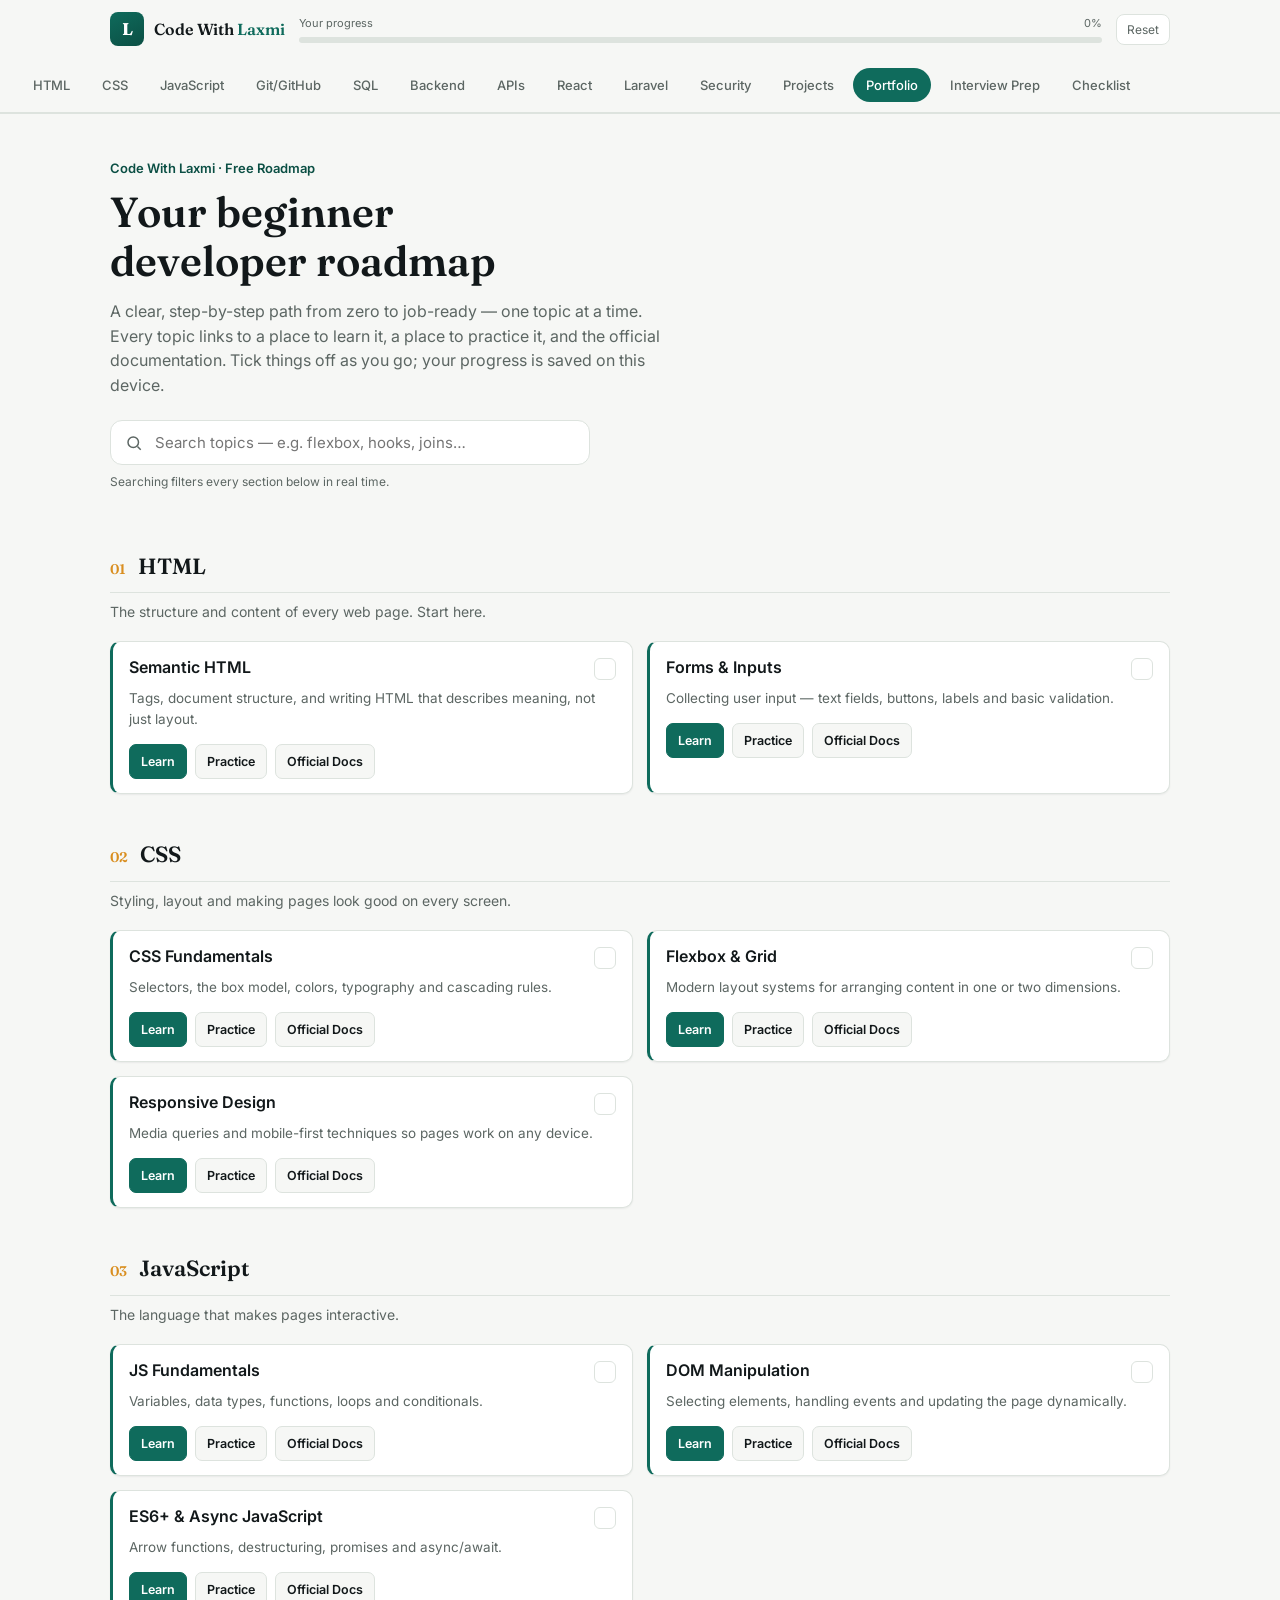
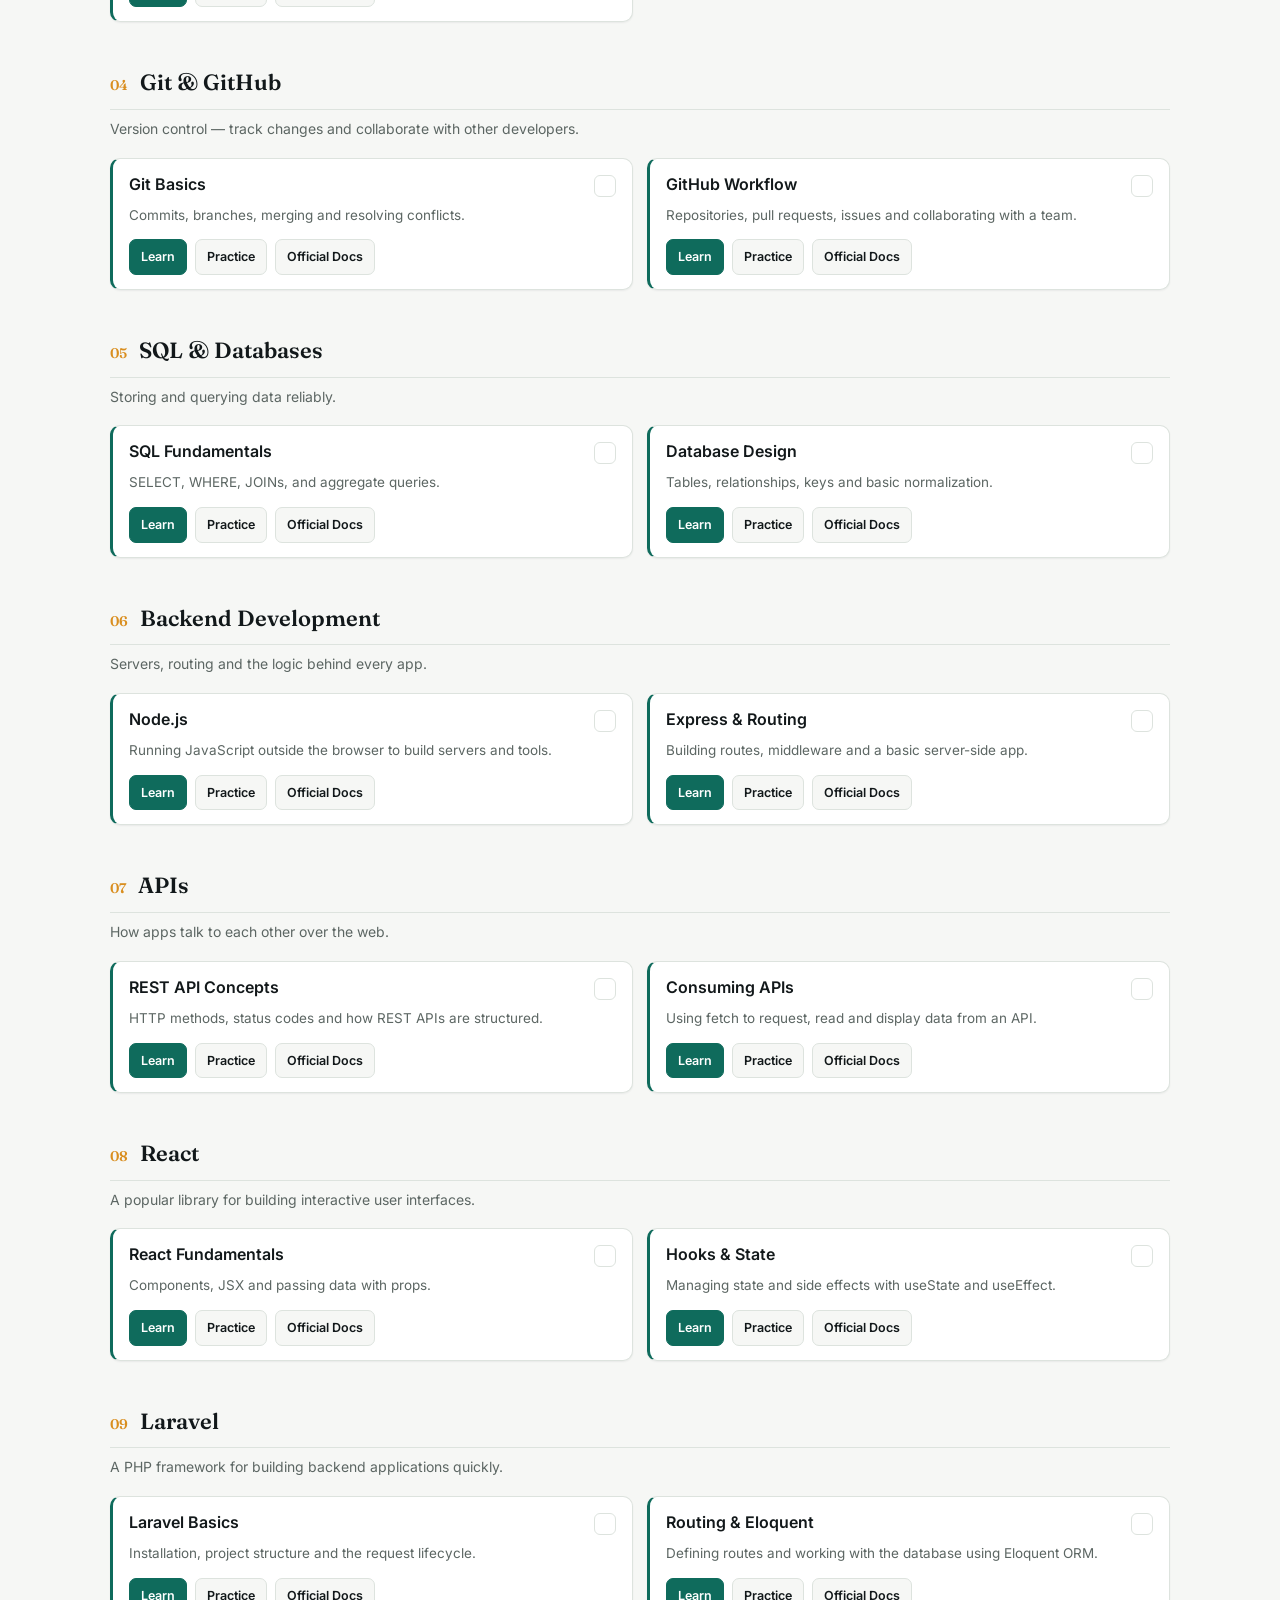
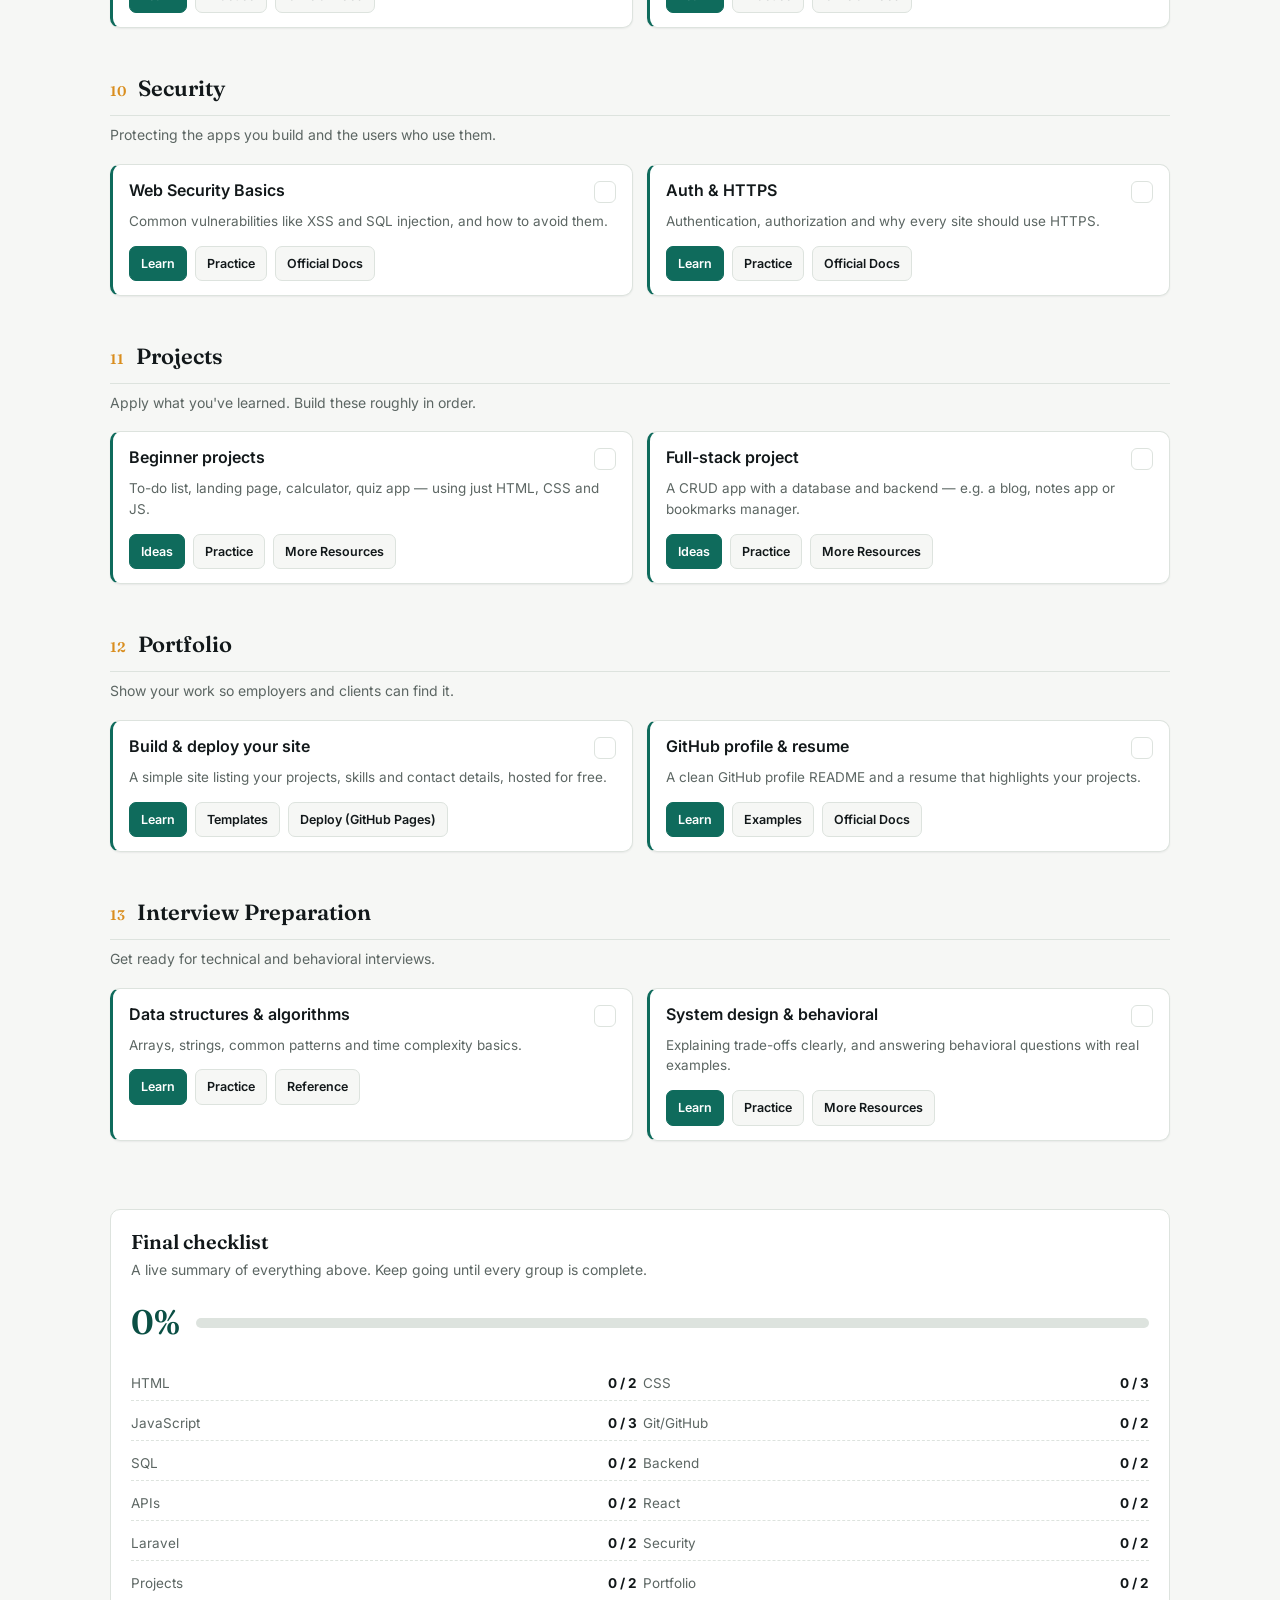
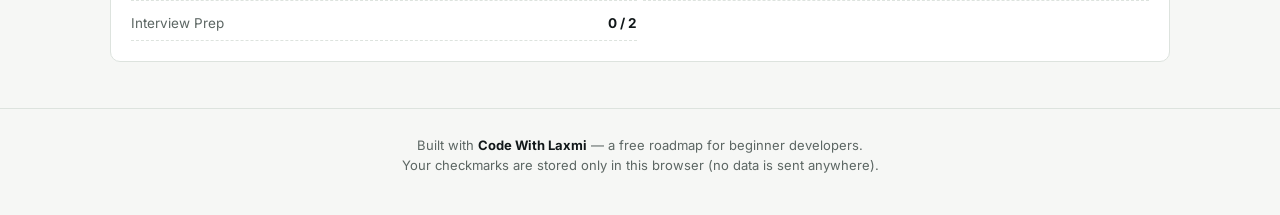
<file: index.html>
<!DOCTYPE html>
<html lang="en">
<head>
<meta charset="UTF-8">
<meta name="viewport" content="width=device-width, initial-scale=1">
<title>Beginner Developer Roadmap · Code With Laxmi</title>
<meta name="description" content="A free, step-by-step roadmap for beginner developers — HTML, CSS, JavaScript, Git, SQL, backend, APIs, React, Laravel, security, projects, portfolio and interview prep.">
<link rel="preconnect" href="https://fonts.googleapis.com">
<link rel="preconnect" href="https://fonts.gstatic.com" crossorigin>
<link href="https://fonts.googleapis.com/css2?family=Fraunces:opsz,wght@9..144,500;9..144,600;9..144,700&family=Inter:wght@400;500;600;700&display=swap" rel="stylesheet">
<style>
  :root{
    --ink:#12181A;
    --bg:#F6F7F5;
    --surface:#FFFFFF;
    --line:#DDE3DE;
    --teal:#0F6B5C;
    --teal-dark:#0B4F44;
    --amber:#D98E1F;
    --muted:#5C6663;
    --done-bg:#EEF6F1;
    --radius:10px;
    --shadow:0 1px 2px rgba(18,24,26,0.06);
    --maxw:1100px;
    font-size:16px;
  }
  *,*::before,*::after{box-sizing:border-box;}
  html{scroll-behavior:smooth; scroll-padding-top:112px;}
  body{
    margin:0;
    background:var(--bg);
    color:var(--ink);
    font-family:'Inter',system-ui,-apple-system,Segoe UI,Roboto,sans-serif;
    line-height:1.55;
    -webkit-font-smoothing:antialiased;
  }
  h1,h2,h3{
    font-family:'Fraunces',Georgia,serif;
    font-weight:600;
    line-height:1.15;
    margin:0;
  }
  a{color:var(--teal-dark);}
  img{max-width:100%;}
  .wrap{max-width:var(--maxw); margin:0 auto; padding:0 20px;}

  /* ---------- Top bar ---------- */
  .topbar{
    position:sticky; top:0; z-index:50;
    background:rgba(246,247,245,0.92);
    backdrop-filter:blur(8px);
    border-bottom:1px solid var(--line);
  }
  .topbar-inner{
    display:flex; align-items:center; gap:14px;
    padding:12px 20px;
    max-width:var(--maxw); margin:0 auto;
  }
  .brand{display:flex; align-items:center; gap:10px; text-decoration:none; color:var(--ink); flex:0 0 auto;}
  .brand-mark{
    width:34px; height:34px; border-radius:8px;
    background:linear-gradient(155deg,var(--teal),var(--teal-dark));
    display:flex; align-items:center; justify-content:center;
    color:#fff; font-family:'Fraunces',serif; font-weight:700; font-size:17px;
  }
  .brand-name{font-family:'Fraunces',serif; font-weight:600; font-size:16px; white-space:nowrap;}
  .brand-name span{color:var(--teal);}

  .progress-wrap{flex:1 1 auto; min-width:80px;}
  .progress-label{display:flex; justify-content:space-between; font-size:11px; color:var(--muted); margin-bottom:4px;}
  .progress-track{height:6px; border-radius:99px; background:var(--line); overflow:hidden;}
  .progress-fill{height:100%; width:0%; background:linear-gradient(90deg,var(--teal),var(--amber)); border-radius:99px; transition:width .4s ease;}

  .reset-btn{
    flex:0 0 auto; border:1px solid var(--line); background:var(--surface);
    color:var(--muted); font-size:12px; padding:7px 10px; border-radius:8px;
    cursor:pointer; font-family:inherit;
  }
  .reset-btn:hover{border-color:var(--teal); color:var(--teal-dark);}

  .subnav{
    border-bottom:1px solid var(--line);
    overflow-x:auto;
    -webkit-overflow-scrolling:touch;
    scrollbar-width:none;
  }
  .subnav::-webkit-scrollbar{display:none;}
  .subnav-inner{
    display:flex; gap:6px; padding:10px 20px;
    max-width:var(--maxw); margin:0 auto; width:max-content; min-width:100%;
  }
  .subnav a{
    flex:0 0 auto; text-decoration:none; color:var(--muted);
    font-size:13px; font-weight:500; padding:6px 12px;
    border-radius:99px; border:1px solid transparent; white-space:nowrap;
  }
  .subnav a:hover{background:var(--surface); border-color:var(--line); color:var(--ink);}
  .subnav a.active{background:var(--teal); color:#fff;}

  /* ---------- Hero ---------- */
  .hero{padding:44px 0 28px;}
  .kicker{font-size:13px; font-weight:600; color:var(--teal-dark); margin-bottom:10px;}
  .hero h1{font-size:clamp(28px,6vw,42px); max-width:14ch;}
  .hero p{max-width:56ch; color:var(--muted); font-size:16px; margin-top:14px;}

  .search-box{
    margin-top:22px;
    display:flex; align-items:center; gap:10px;
    background:var(--surface); border:1px solid var(--line); border-radius:12px;
    padding:11px 14px; max-width:480px;
  }
  .search-box svg{flex:0 0 auto; color:var(--muted);}
  .search-box input{
    border:none; outline:none; background:transparent; width:100%;
    font-family:inherit; font-size:15px; color:var(--ink);
  }
  .search-hint{font-size:12px; color:var(--muted); margin-top:8px;}
  #noResults{display:none; color:var(--muted); font-size:14px; padding:30px 0; text-align:center;}

  /* ---------- Sections ---------- */
  section.topic-section{padding:34px 0 6px; scroll-margin-top:112px;}
  .section-head{display:flex; align-items:baseline; gap:12px; margin-bottom:16px; border-bottom:1px solid var(--line); padding-bottom:12px;}
  .section-num{font-family:'Fraunces',serif; font-size:14px; color:var(--amber); font-weight:600;}
  .section-head h2{font-size:22px;}
  .section-desc{color:var(--muted); font-size:14px; margin:-8px 0 18px;}

  .card-grid{display:grid; grid-template-columns:1fr; gap:14px; margin-bottom:8px;}
  @media(min-width:680px){ .card-grid{grid-template-columns:1fr 1fr;} }

  .card{
    background:var(--surface);
    border:1px solid var(--line);
    border-left:3px solid var(--teal);
    border-radius:var(--radius);
    padding:16px 16px 14px;
    box-shadow:var(--shadow);
    transition:border-color .2s ease, background .2s ease;
  }
  .card.done{border-left-color:var(--amber); background:var(--done-bg);}
  .card-top{display:flex; align-items:flex-start; justify-content:space-between; gap:10px;}
  .card h3{font-size:16px; font-weight:600; font-family:'Inter',sans-serif;}
  .check{
    flex:0 0 auto; width:22px; height:22px; border-radius:6px;
    border:1.5px solid var(--line); background:var(--surface);
    cursor:pointer; display:flex; align-items:center; justify-content:center;
    color:#fff; font-size:13px;
  }
  .check.checked{background:var(--teal); border-color:var(--teal);}
  .card p.card-desc{color:var(--muted); font-size:13.5px; margin:8px 0 14px;}
  .btn-row{display:flex; flex-wrap:wrap; gap:8px;}
  .btn{
    text-decoration:none; font-size:12.5px; font-weight:600;
    padding:7px 11px; border-radius:7px; border:1px solid var(--line);
    color:var(--ink); background:var(--bg);
  }
  .btn:hover{border-color:var(--teal); color:var(--teal-dark);}
  .btn.primary{background:var(--teal); color:#fff; border-color:var(--teal);}
  .btn.primary:hover{background:var(--teal-dark); border-color:var(--teal-dark); color:#fff;}

  /* ---------- Checklist ---------- */
  .checklist-summary{
    background:var(--surface); border:1px solid var(--line); border-radius:var(--radius);
    padding:20px; margin:20px 0 40px;
  }
  .checklist-summary h2{font-size:20px; margin-bottom:6px;}
  .checklist-summary p{color:var(--muted); font-size:14px; margin:0 0 16px;}
  .big-progress{display:flex; align-items:center; gap:16px; margin-bottom:18px;}
  .big-num{font-family:'Fraunces',serif; font-size:34px; font-weight:600; color:var(--teal-dark);}
  .big-track{flex:1; height:10px; background:var(--line); border-radius:99px; overflow:hidden;}
  .big-fill{height:100%; width:0%; background:linear-gradient(90deg,var(--teal),var(--amber)); border-radius:99px; transition:width .4s ease;}
  .group-list{display:grid; gap:6px; grid-template-columns:1fr; font-size:13.5px;}
  @media(min-width:600px){ .group-list{grid-template-columns:1fr 1fr;} }
  .group-row{display:flex; justify-content:space-between; padding:6px 0; border-bottom:1px dashed var(--line); color:var(--muted);}
  .group-row b{color:var(--ink);}

  footer{border-top:1px solid var(--line); padding:26px 0 40px; color:var(--muted); font-size:13px; text-align:center;}
  footer strong{color:var(--ink);}

  @media (prefers-reduced-motion: reduce){
    html{scroll-behavior:auto;}
    *{transition:none !important;}
  }
</style>
</head>
<body>

<header class="topbar">
  <div class="topbar-inner">
    <a href="#top" class="brand">
      <span class="brand-mark">L</span>
      <span class="brand-name">Code With <span>Laxmi</span></span>
    </a>
    <div class="progress-wrap">
      <div class="progress-label"><span>Your progress</span><span id="topPercent">0%</span></div>
      <div class="progress-track"><div class="progress-fill" id="topFill"></div></div>
    </div>
    <button class="reset-btn" id="resetBtn" type="button">Reset</button>
  </div>
  <nav class="subnav" aria-label="Roadmap sections">
    <div class="subnav-inner" id="subnavInner">
      <a href="#html">HTML</a>
      <a href="#css">CSS</a>
      <a href="#javascript">JavaScript</a>
      <a href="#git">Git/GitHub</a>
      <a href="#sql">SQL</a>
      <a href="#backend">Backend</a>
      <a href="#apis">APIs</a>
      <a href="#react">React</a>
      <a href="#laravel">Laravel</a>
      <a href="#security">Security</a>
      <a href="#projects">Projects</a>
      <a href="#portfolio">Portfolio</a>
      <a href="#interview">Interview Prep</a>
      <a href="#checklist">Checklist</a>
    </div>
  </nav>
</header>

<main class="wrap" id="top">
  <section class="hero">
    <div class="kicker">Code With Laxmi · Free Roadmap</div>
    <h1>Your beginner developer roadmap</h1>
    <p>A clear, step-by-step path from zero to job-ready — one topic at a time. Every topic links to a place to learn it, a place to practice it, and the official documentation. Tick things off as you go; your progress is saved on this device.</p>
    <div class="search-box">
      <svg width="18" height="18" viewBox="0 0 24 24" fill="none" stroke="currentColor" stroke-width="2"><circle cx="11" cy="11" r="7"/><line x1="21" y1="21" x2="16.65" y2="16.65"/></svg>
      <input type="text" id="searchInput" placeholder="Search topics — e.g. flexbox, hooks, joins…" aria-label="Search topics">
    </div>
    <div class="search-hint">Searching filters every section below in real time.</div>
  </section>

  <div id="noResults">No topics match your search. Try a different keyword.</div>

  <!-- 1. HTML -->
  <section class="topic-section" id="html" data-section-name="HTML">
    <div class="section-head"><span class="section-num">01</span><h2>HTML</h2></div>
    <p class="section-desc">The structure and content of every web page. Start here.</p>
    <div class="card-grid">
      <article class="card" data-id="html-basics" data-keywords="html tags elements structure semantic">
        <div class="card-top"><h3>Semantic HTML</h3><button class="check" aria-label="Mark Semantic HTML complete"></button></div>
        <p class="card-desc">Tags, document structure, and writing HTML that describes meaning, not just layout.</p>
        <div class="btn-row">
          <a class="btn primary" href="https://developer.mozilla.org/en-US/docs/Web/HTML" target="_blank" rel="noopener">Learn</a>
          <a class="btn" href="https://www.freecodecamp.org/learn/2022/responsive-web-design/" target="_blank" rel="noopener">Practice</a>
          <a class="btn" href="https://html.spec.whatwg.org/multipage/" target="_blank" rel="noopener">Official Docs</a>
        </div>
      </article>
      <article class="card" data-id="html-forms" data-keywords="html forms inputs validation">
        <div class="card-top"><h3>Forms &amp; Inputs</h3><button class="check" aria-label="Mark Forms and Inputs complete"></button></div>
        <p class="card-desc">Collecting user input — text fields, buttons, labels and basic validation.</p>
        <div class="btn-row">
          <a class="btn primary" href="https://developer.mozilla.org/en-US/docs/Learn_web_development/Extensions/Forms" target="_blank" rel="noopener">Learn</a>
          <a class="btn" href="https://www.freecodecamp.org/learn/2022/responsive-web-design/#basic-html-and-html5" target="_blank" rel="noopener">Practice</a>
          <a class="btn" href="https://html.spec.whatwg.org/multipage/forms.html" target="_blank" rel="noopener">Official Docs</a>
        </div>
      </article>
    </div>
  </section>

  <!-- 2. CSS -->
  <section class="topic-section" id="css" data-section-name="CSS">
    <div class="section-head"><span class="section-num">02</span><h2>CSS</h2></div>
    <p class="section-desc">Styling, layout and making pages look good on every screen.</p>
    <div class="card-grid">
      <article class="card" data-id="css-fundamentals" data-keywords="css selectors box model colors fonts">
        <div class="card-top"><h3>CSS Fundamentals</h3><button class="check" aria-label="Mark CSS Fundamentals complete"></button></div>
        <p class="card-desc">Selectors, the box model, colors, typography and cascading rules.</p>
        <div class="btn-row">
          <a class="btn primary" href="https://developer.mozilla.org/en-US/docs/Web/CSS" target="_blank" rel="noopener">Learn</a>
          <a class="btn" href="https://www.freecodecamp.org/learn/2022/responsive-web-design/#basic-css" target="_blank" rel="noopener">Practice</a>
          <a class="btn" href="https://www.w3.org/Style/CSS/" target="_blank" rel="noopener">Official Docs</a>
        </div>
      </article>
      <article class="card" data-id="css-layout" data-keywords="css flexbox grid layout">
        <div class="card-top"><h3>Flexbox &amp; Grid</h3><button class="check" aria-label="Mark Flexbox and Grid complete"></button></div>
        <p class="card-desc">Modern layout systems for arranging content in one or two dimensions.</p>
        <div class="btn-row">
          <a class="btn primary" href="https://developer.mozilla.org/en-US/docs/Web/CSS/CSS_flexible_box_layout" target="_blank" rel="noopener">Learn</a>
          <a class="btn" href="https://flexboxfroggy.com/" target="_blank" rel="noopener">Practice</a>
          <a class="btn" href="https://developer.mozilla.org/en-US/docs/Web/CSS/CSS_grid_layout" target="_blank" rel="noopener">Official Docs</a>
        </div>
      </article>
      <article class="card" data-id="css-responsive" data-keywords="css responsive design media queries mobile">
        <div class="card-top"><h3>Responsive Design</h3><button class="check" aria-label="Mark Responsive Design complete"></button></div>
        <p class="card-desc">Media queries and mobile-first techniques so pages work on any device.</p>
        <div class="btn-row">
          <a class="btn primary" href="https://web.dev/learn/design" target="_blank" rel="noopener">Learn</a>
          <a class="btn" href="https://cssgridgarden.com/" target="_blank" rel="noopener">Practice</a>
          <a class="btn" href="https://developer.mozilla.org/en-US/docs/Web/CSS/CSS_media_queries" target="_blank" rel="noopener">Official Docs</a>
        </div>
      </article>
    </div>
  </section>

  <!-- 3. JavaScript -->
  <section class="topic-section" id="javascript" data-section-name="JavaScript">
    <div class="section-head"><span class="section-num">03</span><h2>JavaScript</h2></div>
    <p class="section-desc">The language that makes pages interactive.</p>
    <div class="card-grid">
      <article class="card" data-id="js-fundamentals" data-keywords="javascript variables functions loops logic">
        <div class="card-top"><h3>JS Fundamentals</h3><button class="check" aria-label="Mark JS Fundamentals complete"></button></div>
        <p class="card-desc">Variables, data types, functions, loops and conditionals.</p>
        <div class="btn-row">
          <a class="btn primary" href="https://developer.mozilla.org/en-US/docs/Web/JavaScript" target="_blank" rel="noopener">Learn</a>
          <a class="btn" href="https://javascript.info/" target="_blank" rel="noopener">Practice</a>
          <a class="btn" href="https://developer.mozilla.org/en-US/docs/Web/JavaScript/Reference" target="_blank" rel="noopener">Official Docs</a>
        </div>
      </article>
      <article class="card" data-id="js-dom" data-keywords="javascript dom events manipulation">
        <div class="card-top"><h3>DOM Manipulation</h3><button class="check" aria-label="Mark DOM Manipulation complete"></button></div>
        <p class="card-desc">Selecting elements, handling events and updating the page dynamically.</p>
        <div class="btn-row">
          <a class="btn primary" href="https://developer.mozilla.org/en-US/docs/Web/API/Document_Object_Model" target="_blank" rel="noopener">Learn</a>
          <a class="btn" href="https://javascript.info/document" target="_blank" rel="noopener">Practice</a>
          <a class="btn" href="https://developer.mozilla.org/en-US/docs/Web/API/Document" target="_blank" rel="noopener">Official Docs</a>
        </div>
      </article>
      <article class="card" data-id="js-async" data-keywords="javascript es6 async await promises fetch">
        <div class="card-top"><h3>ES6+ &amp; Async JavaScript</h3><button class="check" aria-label="Mark ES6 and Async JavaScript complete"></button></div>
        <p class="card-desc">Arrow functions, destructuring, promises and async/await.</p>
        <div class="btn-row">
          <a class="btn primary" href="https://developer.mozilla.org/en-US/docs/Learn_web_development/Extensions/Async_JS" target="_blank" rel="noopener">Learn</a>
          <a class="btn" href="https://javascript.info/async" target="_blank" rel="noopener">Practice</a>
          <a class="btn" href="https://262.ecma-international.org/" target="_blank" rel="noopener">Official Docs</a>
        </div>
      </article>
    </div>
  </section>

  <!-- 4. Git -->
  <section class="topic-section" id="git" data-section-name="Git/GitHub">
    <div class="section-head"><span class="section-num">04</span><h2>Git &amp; GitHub</h2></div>
    <p class="section-desc">Version control — track changes and collaborate with other developers.</p>
    <div class="card-grid">
      <article class="card" data-id="git-basics" data-keywords="git commit branch merge version control">
        <div class="card-top"><h3>Git Basics</h3><button class="check" aria-label="Mark Git Basics complete"></button></div>
        <p class="card-desc">Commits, branches, merging and resolving conflicts.</p>
        <div class="btn-row">
          <a class="btn primary" href="https://git-scm.com/doc" target="_blank" rel="noopener">Learn</a>
          <a class="btn" href="https://learngitbranching.js.org/" target="_blank" rel="noopener">Practice</a>
          <a class="btn" href="https://git-scm.com/docs" target="_blank" rel="noopener">Official Docs</a>
        </div>
      </article>
      <article class="card" data-id="github-workflow" data-keywords="github pull request issues collaboration">
        <div class="card-top"><h3>GitHub Workflow</h3><button class="check" aria-label="Mark GitHub Workflow complete"></button></div>
        <p class="card-desc">Repositories, pull requests, issues and collaborating with a team.</p>
        <div class="btn-row">
          <a class="btn primary" href="https://skills.github.com/" target="_blank" rel="noopener">Learn</a>
          <a class="btn" href="https://skills.github.com/" target="_blank" rel="noopener">Practice</a>
          <a class="btn" href="https://docs.github.com/" target="_blank" rel="noopener">Official Docs</a>
        </div>
      </article>
    </div>
  </section>

  <!-- 5. SQL -->
  <section class="topic-section" id="sql" data-section-name="SQL">
    <div class="section-head"><span class="section-num">05</span><h2>SQL &amp; Databases</h2></div>
    <p class="section-desc">Storing and querying data reliably.</p>
    <div class="card-grid">
      <article class="card" data-id="sql-fundamentals" data-keywords="sql select joins queries database">
        <div class="card-top"><h3>SQL Fundamentals</h3><button class="check" aria-label="Mark SQL Fundamentals complete"></button></div>
        <p class="card-desc">SELECT, WHERE, JOINs, and aggregate queries.</p>
        <div class="btn-row">
          <a class="btn primary" href="https://www.postgresql.org/docs/current/tutorial.html" target="_blank" rel="noopener">Learn</a>
          <a class="btn" href="https://sqlbolt.com/" target="_blank" rel="noopener">Practice</a>
          <a class="btn" href="https://www.postgresql.org/docs/" target="_blank" rel="noopener">Official Docs</a>
        </div>
      </article>
      <article class="card" data-id="db-design" data-keywords="database schema design normalization relationships">
        <div class="card-top"><h3>Database Design</h3><button class="check" aria-label="Mark Database Design complete"></button></div>
        <p class="card-desc">Tables, relationships, keys and basic normalization.</p>
        <div class="btn-row">
          <a class="btn primary" href="https://www.postgresql.org/docs/current/ddl.html" target="_blank" rel="noopener">Learn</a>
          <a class="btn" href="https://dev.mysql.com/doc/mysql-tutorial-excerpt/8.0/en/" target="_blank" rel="noopener">Practice</a>
          <a class="btn" href="https://dev.mysql.com/doc/" target="_blank" rel="noopener">Official Docs</a>
        </div>
      </article>
    </div>
  </section>

  <!-- 6. Backend -->
  <section class="topic-section" id="backend" data-section-name="Backend">
    <div class="section-head"><span class="section-num">06</span><h2>Backend Development</h2></div>
    <p class="section-desc">Servers, routing and the logic behind every app.</p>
    <div class="card-grid">
      <article class="card" data-id="nodejs" data-keywords="node.js javascript server runtime">
        <div class="card-top"><h3>Node.js</h3><button class="check" aria-label="Mark Node.js complete"></button></div>
        <p class="card-desc">Running JavaScript outside the browser to build servers and tools.</p>
        <div class="btn-row">
          <a class="btn primary" href="https://nodejs.org/en/learn/getting-started/introduction-to-nodejs" target="_blank" rel="noopener">Learn</a>
          <a class="btn" href="https://nodejs.org/en/learn/getting-started/how-to-write-and-run-your-first-nodejs-program" target="_blank" rel="noopener">Practice</a>
          <a class="btn" href="https://nodejs.org/api/" target="_blank" rel="noopener">Official Docs</a>
        </div>
      </article>
      <article class="card" data-id="express" data-keywords="express routing middleware server side">
        <div class="card-top"><h3>Express &amp; Routing</h3><button class="check" aria-label="Mark Express and Routing complete"></button></div>
        <p class="card-desc">Building routes, middleware and a basic server-side app.</p>
        <div class="btn-row">
          <a class="btn primary" href="https://expressjs.com/en/starter/installing.html" target="_blank" rel="noopener">Learn</a>
          <a class="btn" href="https://expressjs.com/en/starter/hello-world.html" target="_blank" rel="noopener">Practice</a>
          <a class="btn" href="https://expressjs.com/en/4x/api.html" target="_blank" rel="noopener">Official Docs</a>
        </div>
      </article>
    </div>
  </section>

  <!-- 7. APIs -->
  <section class="topic-section" id="apis" data-section-name="APIs">
    <div class="section-head"><span class="section-num">07</span><h2>APIs</h2></div>
    <p class="section-desc">How apps talk to each other over the web.</p>
    <div class="card-grid">
      <article class="card" data-id="rest-concepts" data-keywords="rest api http methods status codes">
        <div class="card-top"><h3>REST API Concepts</h3><button class="check" aria-label="Mark REST API Concepts complete"></button></div>
        <p class="card-desc">HTTP methods, status codes and how REST APIs are structured.</p>
        <div class="btn-row">
          <a class="btn primary" href="https://developer.mozilla.org/en-US/docs/Web/HTTP" target="_blank" rel="noopener">Learn</a>
          <a class="btn" href="https://jsonplaceholder.typicode.com/" target="_blank" rel="noopener">Practice</a>
          <a class="btn" href="https://www.rfc-editor.org/rfc/rfc9110" target="_blank" rel="noopener">Official Docs</a>
        </div>
      </article>
      <article class="card" data-id="consuming-apis" data-keywords="fetch api json requests">
        <div class="card-top"><h3>Consuming APIs</h3><button class="check" aria-label="Mark Consuming APIs complete"></button></div>
        <p class="card-desc">Using fetch to request, read and display data from an API.</p>
        <div class="btn-row">
          <a class="btn primary" href="https://developer.mozilla.org/en-US/docs/Web/API/Fetch_API" target="_blank" rel="noopener">Learn</a>
          <a class="btn" href="https://jsonplaceholder.typicode.com/guide/" target="_blank" rel="noopener">Practice</a>
          <a class="btn" href="https://developer.mozilla.org/en-US/docs/Web/API/Fetch_API/Using_Fetch" target="_blank" rel="noopener">Official Docs</a>
        </div>
      </article>
    </div>
  </section>

  <!-- 8. React -->
  <section class="topic-section" id="react" data-section-name="React">
    <div class="section-head"><span class="section-num">08</span><h2>React</h2></div>
    <p class="section-desc">A popular library for building interactive user interfaces.</p>
    <div class="card-grid">
      <article class="card" data-id="react-fundamentals" data-keywords="react components jsx props">
        <div class="card-top"><h3>React Fundamentals</h3><button class="check" aria-label="Mark React Fundamentals complete"></button></div>
        <p class="card-desc">Components, JSX and passing data with props.</p>
        <div class="btn-row">
          <a class="btn primary" href="https://react.dev/learn" target="_blank" rel="noopener">Learn</a>
          <a class="btn" href="https://react.dev/learn/tutorial-tic-tac-toe" target="_blank" rel="noopener">Practice</a>
          <a class="btn" href="https://react.dev/reference/react" target="_blank" rel="noopener">Official Docs</a>
        </div>
      </article>
      <article class="card" data-id="react-hooks" data-keywords="react hooks usestate useeffect state">
        <div class="card-top"><h3>Hooks &amp; State</h3><button class="check" aria-label="Mark Hooks and State complete"></button></div>
        <p class="card-desc">Managing state and side effects with useState and useEffect.</p>
        <div class="btn-row">
          <a class="btn primary" href="https://react.dev/learn/state-a-components-memory" target="_blank" rel="noopener">Learn</a>
          <a class="btn" href="https://react.dev/learn/tutorial-tic-tac-toe" target="_blank" rel="noopener">Practice</a>
          <a class="btn" href="https://react.dev/reference/react/hooks" target="_blank" rel="noopener">Official Docs</a>
        </div>
      </article>
    </div>
  </section>

  <!-- 9. Laravel -->
  <section class="topic-section" id="laravel" data-section-name="Laravel">
    <div class="section-head"><span class="section-num">09</span><h2>Laravel</h2></div>
    <p class="section-desc">A PHP framework for building backend applications quickly.</p>
    <div class="card-grid">
      <article class="card" data-id="laravel-basics" data-keywords="laravel php framework installation">
        <div class="card-top"><h3>Laravel Basics</h3><button class="check" aria-label="Mark Laravel Basics complete"></button></div>
        <p class="card-desc">Installation, project structure and the request lifecycle.</p>
        <div class="btn-row">
          <a class="btn primary" href="https://laravel.com/docs/installation" target="_blank" rel="noopener">Learn</a>
          <a class="btn" href="https://bootcamp.laravel.com/" target="_blank" rel="noopener">Practice</a>
          <a class="btn" href="https://laravel.com/docs" target="_blank" rel="noopener">Official Docs</a>
        </div>
      </article>
      <article class="card" data-id="laravel-eloquent" data-keywords="laravel routing eloquent orm database">
        <div class="card-top"><h3>Routing &amp; Eloquent</h3><button class="check" aria-label="Mark Routing and Eloquent complete"></button></div>
        <p class="card-desc">Defining routes and working with the database using Eloquent ORM.</p>
        <div class="btn-row">
          <a class="btn primary" href="https://laravel.com/docs/routing" target="_blank" rel="noopener">Learn</a>
          <a class="btn" href="https://bootcamp.laravel.com/" target="_blank" rel="noopener">Practice</a>
          <a class="btn" href="https://laravel.com/docs/eloquent" target="_blank" rel="noopener">Official Docs</a>
        </div>
      </article>
    </div>
  </section>

  <!-- 10. Security -->
  <section class="topic-section" id="security" data-section-name="Security">
    <div class="section-head"><span class="section-num">10</span><h2>Security</h2></div>
    <p class="section-desc">Protecting the apps you build and the users who use them.</p>
    <div class="card-grid">
      <article class="card" data-id="owasp-top-10" data-keywords="security owasp vulnerabilities xss sql injection">
        <div class="card-top"><h3>Web Security Basics</h3><button class="check" aria-label="Mark Web Security Basics complete"></button></div>
        <p class="card-desc">Common vulnerabilities like XSS and SQL injection, and how to avoid them.</p>
        <div class="btn-row">
          <a class="btn primary" href="https://owasp.org/www-project-top-ten/" target="_blank" rel="noopener">Learn</a>
          <a class="btn" href="https://owasp.org/www-project-top-ten/" target="_blank" rel="noopener">Practice</a>
          <a class="btn" href="https://cheatsheetseries.owasp.org/" target="_blank" rel="noopener">Official Docs</a>
        </div>
      </article>
      <article class="card" data-id="auth-https" data-keywords="authentication https authorization tokens">
        <div class="card-top"><h3>Auth &amp; HTTPS</h3><button class="check" aria-label="Mark Auth and HTTPS complete"></button></div>
        <p class="card-desc">Authentication, authorization and why every site should use HTTPS.</p>
        <div class="btn-row">
          <a class="btn primary" href="https://developer.mozilla.org/en-US/docs/Web/Security" target="_blank" rel="noopener">Learn</a>
          <a class="btn" href="https://cheatsheetseries.owasp.org/cheatsheets/Authentication_Cheat_Sheet.html" target="_blank" rel="noopener">Practice</a>
          <a class="btn" href="https://developer.mozilla.org/en-US/docs/Glossary/HTTPS" target="_blank" rel="noopener">Official Docs</a>
        </div>
      </article>
    </div>
  </section>

  <!-- 11. Projects -->
  <section class="topic-section" id="projects" data-section-name="Projects">
    <div class="section-head"><span class="section-num">11</span><h2>Projects</h2></div>
    <p class="section-desc">Apply what you've learned. Build these roughly in order.</p>
    <div class="card-grid">
      <article class="card" data-id="proj-beginner" data-keywords="projects beginner to-do list landing page">
        <div class="card-top"><h3>Beginner projects</h3><button class="check" aria-label="Mark Beginner projects complete"></button></div>
        <p class="card-desc">To-do list, landing page, calculator, quiz app — using just HTML, CSS and JS.</p>
        <div class="btn-row">
          <a class="btn primary" href="https://www.freecodecamp.org/news/tag/projects/" target="_blank" rel="noopener">Ideas</a>
          <a class="btn" href="https://github.com/practical-tutorials/project-based-learning" target="_blank" rel="noopener">Practice</a>
          <a class="btn" href="https://github.com/topics/project-based-learning" target="_blank" rel="noopener">More Resources</a>
        </div>
      </article>
      <article class="card" data-id="proj-fullstack" data-keywords="projects fullstack crud app database">
        <div class="card-top"><h3>Full-stack project</h3><button class="check" aria-label="Mark Full-stack project complete"></button></div>
        <p class="card-desc">A CRUD app with a database and backend — e.g. a blog, notes app or bookmarks manager.</p>
        <div class="btn-row">
          <a class="btn primary" href="https://roadmap.sh/projects" target="_blank" rel="noopener">Ideas</a>
          <a class="btn" href="https://github.com/practical-tutorials/project-based-learning" target="_blank" rel="noopener">Practice</a>
          <a class="btn" href="https://github.com/topics/full-stack" target="_blank" rel="noopener">More Resources</a>
        </div>
      </article>
    </div>
  </section>

  <!-- 12. Portfolio -->
  <section class="topic-section" id="portfolio" data-section-name="Portfolio">
    <div class="section-head"><span class="section-num">12</span><h2>Portfolio</h2></div>
    <p class="section-desc">Show your work so employers and clients can find it.</p>
    <div class="card-grid">
      <article class="card" data-id="portfolio-site" data-keywords="portfolio website github pages deploy">
        <div class="card-top"><h3>Build &amp; deploy your site</h3><button class="check" aria-label="Mark portfolio site complete"></button></div>
        <p class="card-desc">A simple site listing your projects, skills and contact details, hosted for free.</p>
        <div class="btn-row">
          <a class="btn primary" href="https://web.dev/learn" target="_blank" rel="noopener">Learn</a>
          <a class="btn" href="https://github.com/topics/portfolio-template" target="_blank" rel="noopener">Templates</a>
          <a class="btn" href="https://docs.github.com/en/pages" target="_blank" rel="noopener">Deploy (GitHub Pages)</a>
        </div>
      </article>
      <article class="card" data-id="portfolio-profile" data-keywords="github profile readme resume linkedin">
        <div class="card-top"><h3>GitHub profile &amp; resume</h3><button class="check" aria-label="Mark GitHub profile and resume complete"></button></div>
        <p class="card-desc">A clean GitHub profile README and a resume that highlights your projects.</p>
        <div class="btn-row">
          <a class="btn primary" href="https://docs.github.com/en/account-and-profile/setting-up-and-managing-your-github-profile/customizing-your-profile/managing-your-profile-readme" target="_blank" rel="noopener">Learn</a>
          <a class="btn" href="https://github.com/topics/github-profile-readme" target="_blank" rel="noopener">Examples</a>
          <a class="btn" href="https://docs.github.com/" target="_blank" rel="noopener">Official Docs</a>
        </div>
      </article>
    </div>
  </section>

  <!-- 13. Interview Prep -->
  <section class="topic-section" id="interview" data-section-name="Interview Prep">
    <div class="section-head"><span class="section-num">13</span><h2>Interview Preparation</h2></div>
    <p class="section-desc">Get ready for technical and behavioral interviews.</p>
    <div class="card-grid">
      <article class="card" data-id="interview-dsa" data-keywords="interview dsa data structures algorithms coding">
        <div class="card-top"><h3>Data structures &amp; algorithms</h3><button class="check" aria-label="Mark data structures and algorithms complete"></button></div>
        <p class="card-desc">Arrays, strings, common patterns and time complexity basics.</p>
        <div class="btn-row">
          <a class="btn primary" href="https://roadmap.sh/datastructures-and-algorithms" target="_blank" rel="noopener">Learn</a>
          <a class="btn" href="https://leetcode.com/" target="_blank" rel="noopener">Practice</a>
          <a class="btn" href="https://developer.mozilla.org/en-US/docs/Glossary/Algorithm" target="_blank" rel="noopener">Reference</a>
        </div>
      </article>
      <article class="card" data-id="interview-system" data-keywords="interview system design behavioral mock">
        <div class="card-top"><h3>System design &amp; behavioral</h3><button class="check" aria-label="Mark system design and behavioral complete"></button></div>
        <p class="card-desc">Explaining trade-offs clearly, and answering behavioral questions with real examples.</p>
        <div class="btn-row">
          <a class="btn primary" href="https://roadmap.sh/system-design" target="_blank" rel="noopener">Learn</a>
          <a class="btn" href="https://www.freecodecamp.org/news/tag/interview-prep/" target="_blank" rel="noopener">Practice</a>
          <a class="btn" href="https://roadmap.sh/" target="_blank" rel="noopener">More Resources</a>
        </div>
      </article>
    </div>
  </section>

  <!-- Checklist summary -->
  <section class="topic-section" id="checklist">
    <div class="checklist-summary">
      <h2>Final checklist</h2>
      <p>A live summary of everything above. Keep going until every group is complete.</p>
      <div class="big-progress">
        <div class="big-num" id="bigPercent">0%</div>
        <div class="big-track"><div class="big-fill" id="bigFill"></div></div>
      </div>
      <div class="group-list" id="groupList"></div>
    </div>
  </section>
</main>

<footer>
  <div class="wrap">
    Built with <strong>Code With Laxmi</strong> — a free roadmap for beginner developers.<br>
    Your checkmarks are stored only in this browser (no data is sent anywhere).
  </div>
</footer>

<script>
(function(){
  var STORAGE_KEY = 'cwl-roadmap-progress-v1';
  var state = {};

  function loadState(){
    try{
      var raw = localStorage.getItem(STORAGE_KEY);
      state = raw ? JSON.parse(raw) : {};
    }catch(e){ state = {}; }
  }
  function saveState(){
    try{ localStorage.setItem(STORAGE_KEY, JSON.stringify(state)); }catch(e){}
  }

  var cards = Array.prototype.slice.call(document.querySelectorAll('.card[data-id]'));

  function applyCardState(card){
    var id = card.getAttribute('data-id');
    var checkBtn = card.querySelector('.check');
    var isDone = !!state[id];
    card.classList.toggle('done', isDone);
    checkBtn.classList.toggle('checked', isDone);
    checkBtn.innerHTML = isDone ? '&#10003;' : '';
    checkBtn.setAttribute('aria-pressed', isDone ? 'true' : 'false');
  }

  function updateProgress(){
    var total = cards.length;
    var done = cards.filter(function(c){ return !!state[c.getAttribute('data-id')]; }).length;
    var pct = total ? Math.round((done/total)*100) : 0;

    document.getElementById('topPercent').textContent = pct + '%';
    document.getElementById('topFill').style.width = pct + '%';
    document.getElementById('bigPercent').textContent = pct + '%';
    document.getElementById('bigFill').style.width = pct + '%';

    var groups = {};
    var order = [];
    cards.forEach(function(c){
      var section = c.closest('.topic-section');
      var name = section.getAttribute('data-section-name');
      if(!groups[name]){ groups[name] = {done:0, total:0}; order.push(name); }
      groups[name].total++;
      if(state[c.getAttribute('data-id')]) groups[name].done++;
    });
    var list = document.getElementById('groupList');
    list.innerHTML = '';
    order.forEach(function(name){
      var g = groups[name];
      var row = document.createElement('div');
      row.className = 'group-row';
      row.innerHTML = '<span>' + name + '</span><b>' + g.done + ' / ' + g.total + '</b>';
      list.appendChild(row);
    });
  }

  cards.forEach(function(card){
    applyCardState(card);
    var checkBtn = card.querySelector('.check');
    checkBtn.addEventListener('click', function(){
      var id = card.getAttribute('data-id');
      state[id] = !state[id];
      applyCardState(card);
      saveState();
      updateProgress();
    });
  });

  document.getElementById('resetBtn').addEventListener('click', function(){
    if(confirm('Reset all progress on this device?')){
      state = {};
      cards.forEach(applyCardState);
      saveState();
      updateProgress();
    }
  });

  loadState();
  cards.forEach(applyCardState);
  updateProgress();

  // ---- Search / filter ----
  var searchInput = document.getElementById('searchInput');
  var sections = Array.prototype.slice.call(document.querySelectorAll('.topic-section[data-section-name]'));
  var noResults = document.getElementById('noResults');

  searchInput.addEventListener('input', function(){
    var q = searchInput.value.trim().toLowerCase();
    var anyVisible = false;

    sections.forEach(function(section){
      var sectionCards = Array.prototype.slice.call(section.querySelectorAll('.card[data-id]'));
      var visibleInSection = 0;
      sectionCards.forEach(function(card){
        var text = (card.querySelector('h3').textContent + ' ' +
                    card.querySelector('.card-desc').textContent + ' ' +
                    (card.getAttribute('data-keywords')||'') + ' ' +
                    section.getAttribute('data-section-name')).toLowerCase();
        var match = q === '' || text.indexOf(q) !== -1;
        card.style.display = match ? '' : 'none';
        if(match) visibleInSection++;
      });
      var show = q === '' || visibleInSection > 0;
      section.style.display = show ? '' : 'none';
      if(show) anyVisible = true;
    });

    noResults.style.display = (q !== '' && !anyVisible) ? 'block' : 'none';
  });

  // ---- Active section highlight in subnav ----
  var subnavLinks = Array.prototype.slice.call(document.querySelectorAll('#subnavInner a'));
  var observedSections = sections;

  function setActiveLink(id){
    subnavLinks.forEach(function(a){
      a.classList.toggle('active', a.getAttribute('href') === '#' + id);
    });
  }

  if('IntersectionObserver' in window){
    var io = new IntersectionObserver(function(entries){
      entries.forEach(function(entry){
        if(entry.isIntersecting){
          setActiveLink(entry.target.id);
        }
      });
    }, { rootMargin: '-45% 0px -50% 0px', threshold: 0 });
    observedSections.forEach(function(s){ io.observe(s); });
  }
})();
</script>
</body>
</html>
</file>
